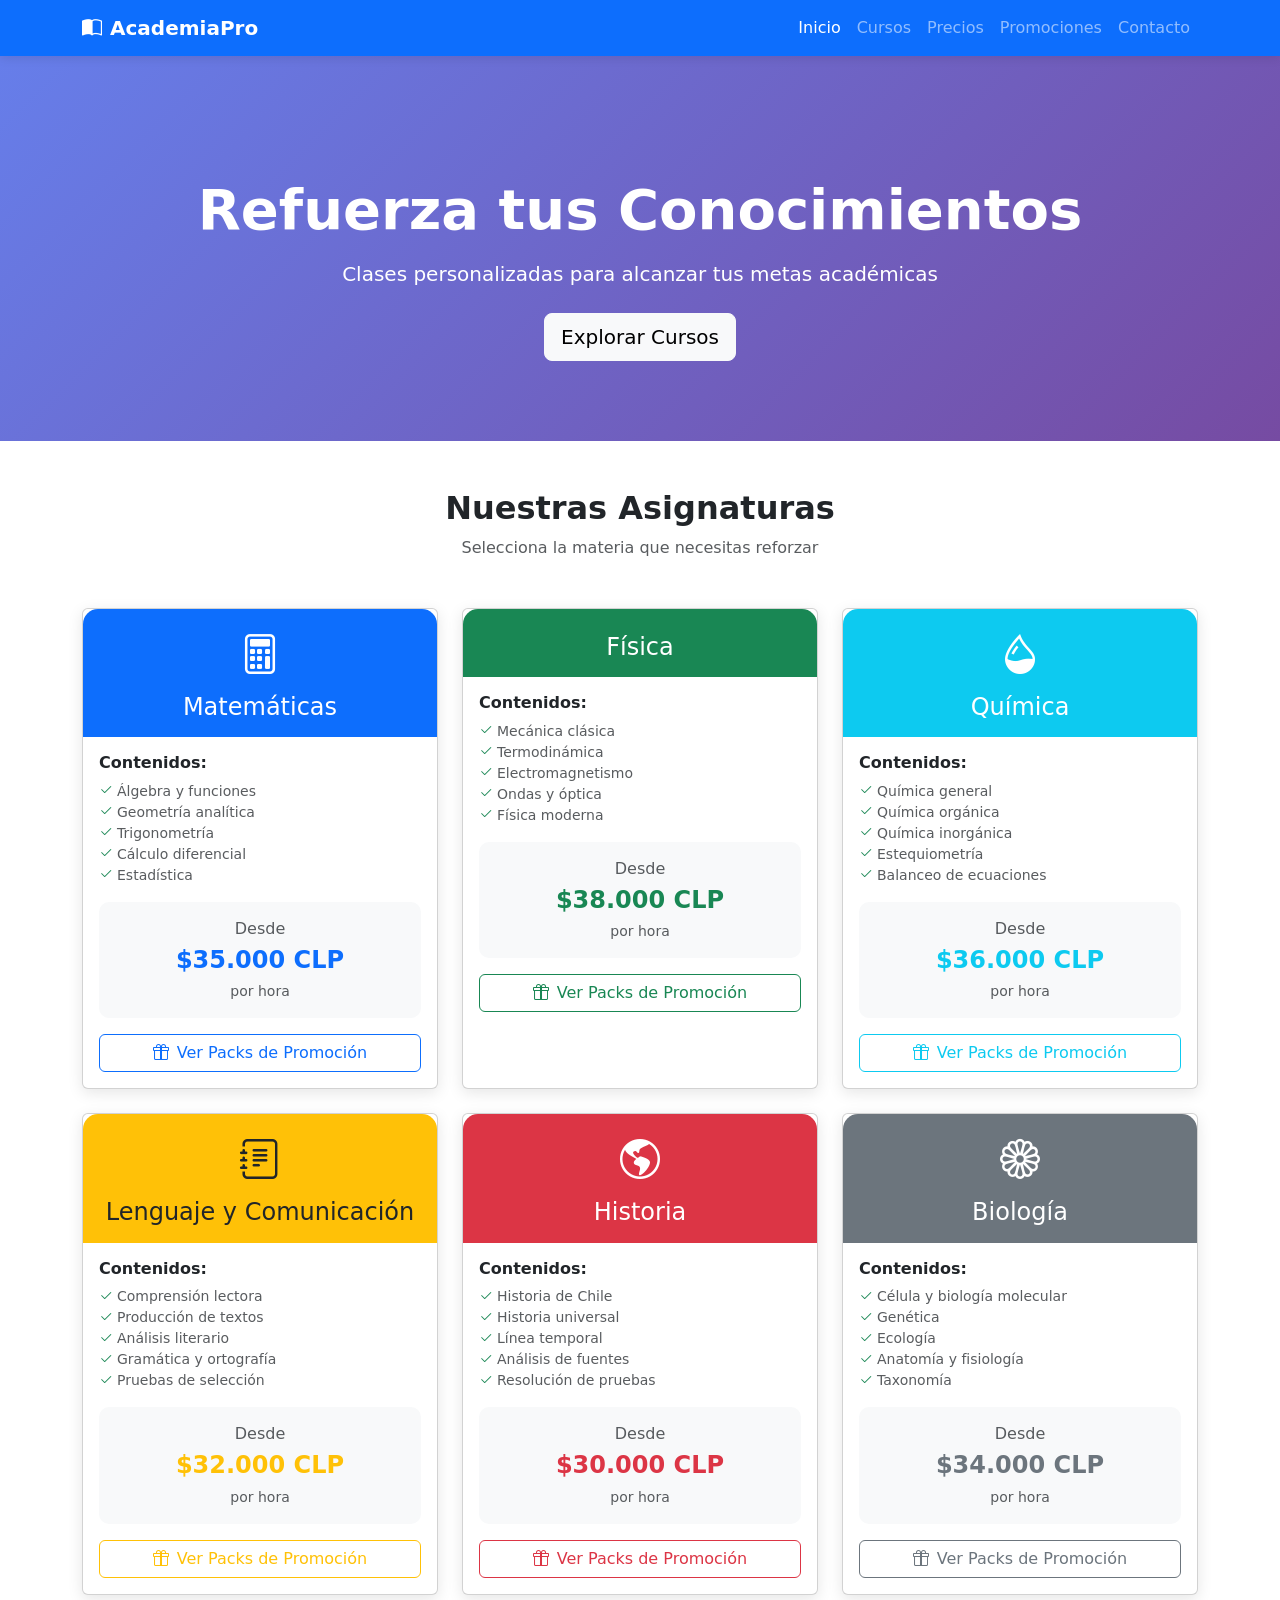
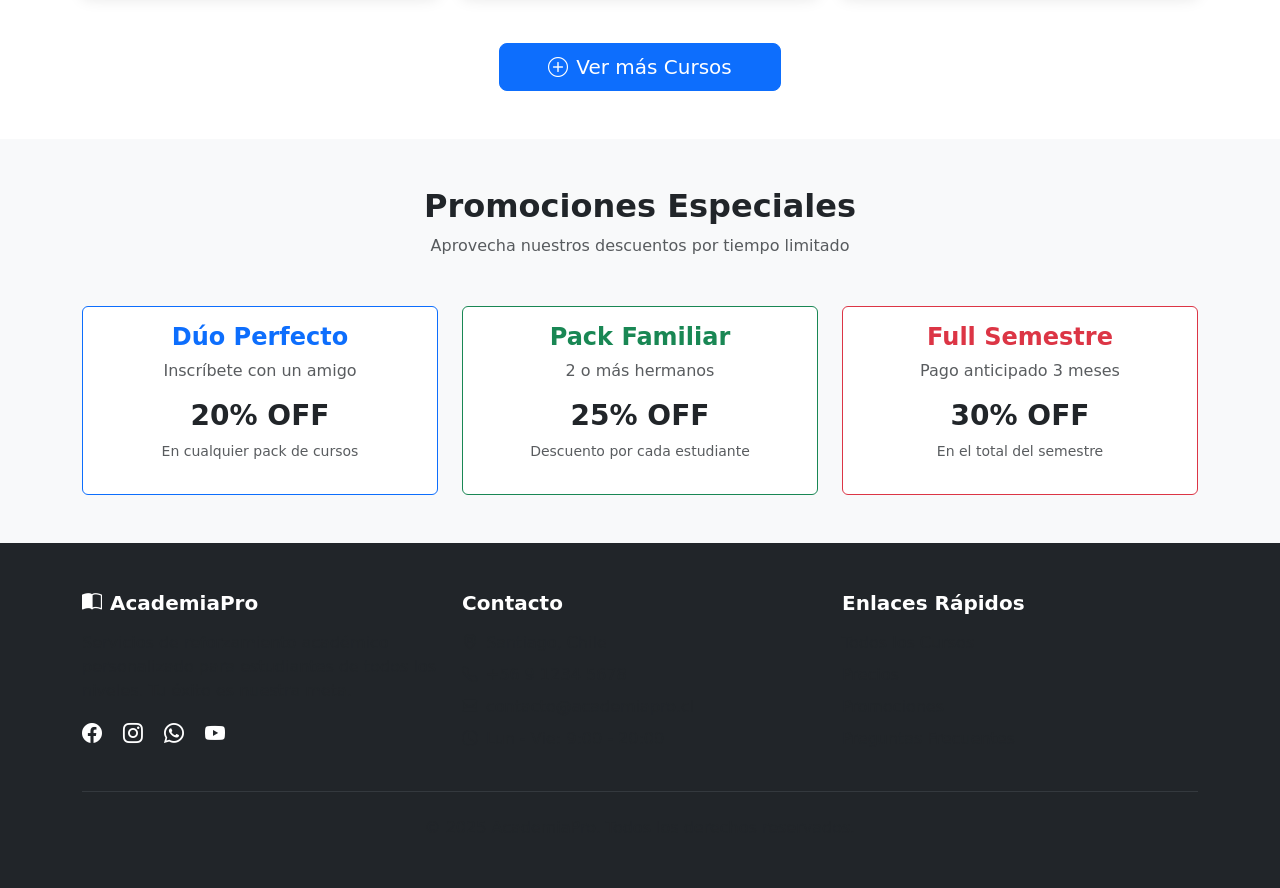
<file: index.html>
<!DOCTYPE html>
<html lang="es">
<head>
    <meta charset="UTF-8">
    <meta name="viewport" content="width=device-width, initial-scale=1.0">
    <title>Academia de Reforzamiento - Cursos y Tutorías</title>
    <link rel="stylesheet" href="assets/styles.css">
    <link href="https://cdn.jsdelivr.net/npm/bootstrap@5.3.8/dist/css/bootstrap.min.css" rel="stylesheet" crossorigin="anonymous">
    <link rel="stylesheet" href="https://cdn.jsdelivr.net/npm/bootstrap-icons@1.11.0/font/bootstrap-icons.css">
</head>
<body>
    <header>
        <nav class="navbar navbar-expand-lg navbar-dark bg-primary fixed-top">
            <div class="container">
                <a class="navbar-brand fw-bold" href="#">
                    <i class="bi bi-book-half me-2"></i>AcademiaPro
                </a>
                <button class="navbar-toggler" type="button" data-bs-toggle="collapse" data-bs-target="#navbarNav">
                    <span class="navbar-toggler-icon"></span>
                </button>
                <div class="collapse navbar-collapse" id="navbarNav">
                    <ul class="navbar-nav ms-auto">
                        <li class="nav-item"><a class="nav-link active" href="#">Inicio</a></li>
                        <li class="nav-item"><a class="nav-link" href="cursos.html">Cursos</a></li>
                        <li class="nav-item"><a class="nav-link" href="precios.html">Precios</a></li>
                        <li class="nav-item"><a class="nav-link" href="promociones.html">Promociones</a></li>
                        <li class="nav-item"><a class="nav-link" href="contacto.html">Contacto</a></li>
                    </ul>
                </div>
            </div>
        </nav>
    </header>

    <main>
        <!-- Hero Section -->
        <section class="hero-section">
            <div class="container text-center"> 
                <h1 class="display-4 fw-bold mb-3">Refuerza tus Conocimientos</h1>
                <p class="lead mb-4">Clases personalizadas para alcanzar tus metas académicas</p>
                <a href="#cursos" class="btn btn-light btn-lg">Explorar Cursos</a>
            </div>
        </section>
        
        <!-- Se procedió a utilizar Cascade AI para la generación de código HTML y CSS, en lo estético, 
        estructura y diseño, facilitando la creación de componentes interactivos y la optimización del código. -->

        <!-- Cursos Section -->
        <section id="cursos" class="py-5">
            <div class="container">
                <div class="text-center mb-5">
                    <h2 class="fw-bold">Nuestras Asignaturas</h2>
                    <p class="text-muted">Selecciona la materia que necesitas reforzar</p>
                </div>

                <div class="row g-4" id="cursos-container">
                    <!-- Matemáticas -->
                    <div class="col-md-6 col-lg-4">
                        <div class="card curso-card h-100">
                            <div class="card-header bg-primary text-white text-center py-3">
                                <i class="bi bi-calculator fs-1"></i>
                                <h4 class="mb-0 mt-2">Matemáticas</h4>
                            </div>
                            <div class="card-body">
                                <h6 class="fw-bold">Contenidos:</h6>
                                <ul class="list-unstyled text-muted small">
                                    <li><i class="bi bi-check2 text-success me-1"></i>Álgebra y funciones</li>
                                    <li><i class="bi bi-check2 text-success me-1"></i>Geometría analítica</li>
                                    <li><i class="bi bi-check2 text-success me-1"></i>Trigonometría</li>
                                    <li><i class="bi bi-check2 text-success me-1"></i>Cálculo diferencial</li>
                                    <li><i class="bi bi-check2 text-success me-1"></i>Estadística</li>
                                </ul>
                                <div class="precio-box text-center my-3">
                                    <span class="text-muted">Desde</span>
                                    <h4 class="text-primary fw-bold">$35.000 CLP</h4>
                                    <small class="text-muted">por hora</small>
                                </div>
                                <button class="btn btn-outline-primary w-100" type="button" data-bs-toggle="collapse" data-bs-target="#packs-matematicas">
                                    <i class="bi bi-gift me-2"></i>Ver Packs de Promoción
                                </button>
                                <div class="collapse mt-3" id="packs-matematicas">
                                    <div class="packs-container">
                                        <div class="pack-card">
                                            <h6 class="fw-bold text-success">Pack Básico</h6>
                                            <p class="mb-1">4 horas + material</p>
                                            <span class="precio-pack">$120.000 CLP</span>
                                        </div>
                                        <div class="pack-card">
                                            <h6 class="fw-bold text-warning">Pack Avanzado</h6>
                                            <p class="mb-1">8 horas + guías + 1 simulacro</p>
                                            <span class="precio-pack">$220.000 CLP</span>
                                        </div>
                                        <div class="pack-card">
                                            <h6 class="fw-bold text-danger">Pack Intensivo</h6>
                                            <p class="mb-1">12 horas + completo + 3 simulacros</p>
                                            <span class="precio-pack">$300.000 CLP</span>
                                        </div>
                                    </div>
                                </div>
                            </div>
                        </div>
                    </div>

                    <!-- Física -->
                    <div class="col-md-6 col-lg-4">
                        <div class="card curso-card h-100">
                            <div class="card-header bg-success text-white text-center py-3">
                                <i class="bi bi-atom fs-1"></i>
                                <h4 class="mb-0 mt-2">Física</h4>
                            </div>
                            <div class="card-body">
                                <h6 class="fw-bold">Contenidos:</h6>
                                <ul class="list-unstyled text-muted small">
                                    <li><i class="bi bi-check2 text-success me-1"></i>Mecánica clásica</li>
                                    <li><i class="bi bi-check2 text-success me-1"></i>Termodinámica</li>
                                    <li><i class="bi bi-check2 text-success me-1"></i>Electromagnetismo</li>
                                    <li><i class="bi bi-check2 text-success me-1"></i>Ondas y óptica</li>
                                    <li><i class="bi bi-check2 text-success me-1"></i>Física moderna</li>
                                </ul>
                                <div class="precio-box text-center my-3">
                                    <span class="text-muted">Desde</span>
                                    <h4 class="text-success fw-bold">$38.000 CLP</h4>
                                    <small class="text-muted">por hora</small>
                                </div>
                                <button class="btn btn-outline-success w-100" type="button" data-bs-toggle="collapse" data-bs-target="#packs-fisica">
                                    <i class="bi bi-gift me-2"></i>Ver Packs de Promoción
                                </button>
                                <div class="collapse mt-3" id="packs-fisica">
                                    <div class="packs-container">
                                        <div class="pack-card">
                                            <h6 class="fw-bold text-success">Pack Básico</h6>
                                            <p class="mb-1">4 horas + material experimental</p>
                                            <span class="precio-pack">$130.000 CLP</span>
                                        </div>
                                        <div class="pack-card">
                                            <h6 class="fw-bold text-warning">Pack Avanzado</h6>
                                            <p class="mb-1">8 horas + laboratorio virtual</p>
                                            <span class="precio-pack">$240.000 CLP</span>
                                        </div>
                                        <div class="pack-card">
                                            <h6 class="fw-bold text-danger">Pack Intensivo</h6>
                                            <p class="mb-1">12 horas + completo + práctica</p>
                                            <span class="precio-pack">$330.000 CLP</span>
                                        </div>
                                    </div>
                                </div>
                            </div>
                        </div>
                    </div>

                    <!-- Química -->
                    <div class="col-md-6 col-lg-4">
                        <div class="card curso-card h-100">
                            <div class="card-header bg-info text-white text-center py-3">
                                <i class="bi bi-droplet-half fs-1"></i>
                                <h4 class="mb-0 mt-2">Química</h4>
                            </div>
                            <div class="card-body">
                                <h6 class="fw-bold">Contenidos:</h6>
                                <ul class="list-unstyled text-muted small">
                                    <li><i class="bi bi-check2 text-success me-1"></i>Química general</li>
                                    <li><i class="bi bi-check2 text-success me-1"></i>Química orgánica</li>
                                    <li><i class="bi bi-check2 text-success me-1"></i>Química inorgánica</li>
                                    <li><i class="bi bi-check2 text-success me-1"></i>Estequiometría</li>
                                    <li><i class="bi bi-check2 text-success me-1"></i>Balanceo de ecuaciones</li>
                                </ul>
                                <div class="precio-box text-center my-3">
                                    <span class="text-muted">Desde</span>
                                    <h4 class="text-info fw-bold">$36.000 CLP</h4>
                                    <small class="text-muted">por hora</small>
                                </div>
                                <button class="btn btn-outline-info w-100" type="button" data-bs-toggle="collapse" data-bs-target="#packs-quimica">
                                    <i class="bi bi-gift me-2"></i>Ver Packs de Promoción
                                </button>
                                <div class="collapse mt-3" id="packs-quimica">
                                    <div class="packs-container">
                                        <div class="pack-card">
                                            <h6 class="fw-bold text-success">Pack Básico</h6>
                                            <p class="mb-1">4 horas + material teórico</p>
                                            <span class="precio-pack">$125.000 CLP</span>
                                        </div>
                                        <div class="pack-card">
                                            <h6 class="fw-bold text-warning">Pack Avanzado</h6>
                                            <p class="mb-1">8 horas + ejercicios prácticos</p>
                                            <span class="precio-pack">$230.000 CLP</span>
                                        </div>
                                        <div class="pack-card">
                                            <h6 class="fw-bold text-danger">Pack Intensivo</h6>
                                            <p class="mb-1">12 horas + completo + práctica</p>
                                            <span class="precio-pack">$320.000 CLP</span>
                                        </div>
                                    </div>
                                </div>
                            </div>
                        </div>
                    </div>

                    <!-- Lenguaje -->
                    <div class="col-md-6 col-lg-4">
                        <div class="card curso-card h-100">
                            <div class="card-header bg-warning text-dark text-center py-3">
                                <i class="bi bi-journal-text fs-1"></i>
                                <h4 class="mb-0 mt-2">Lenguaje y Comunicación</h4>
                            </div>
                            <div class="card-body">
                                <h6 class="fw-bold">Contenidos:</h6>
                                <ul class="list-unstyled text-muted small">
                                    <li><i class="bi bi-check2 text-success me-1"></i>Comprensión lectora</li>
                                    <li><i class="bi bi-check2 text-success me-1"></i>Producción de textos</li>
                                    <li><i class="bi bi-check2 text-success me-1"></i>Análisis literario</li>
                                    <li><i class="bi bi-check2 text-success me-1"></i>Gramática y ortografía</li>
                                    <li><i class="bi bi-check2 text-success me-1"></i>Pruebas de selección</li>
                                </ul>
                                <div class="precio-box text-center my-3">
                                    <span class="text-muted">Desde</span>
                                    <h4 class="text-warning fw-bold">$32.000 CLP</h4>
                                    <small class="text-muted">por hora</small>
                                </div>
                                <button class="btn btn-outline-warning w-100" type="button" data-bs-toggle="collapse" data-bs-target="#packs-lenguaje">
                                    <i class="bi bi-gift me-2"></i>Ver Packs de Promoción
                                </button>
                                <div class="collapse mt-3" id="packs-lenguaje">
                                    <div class="packs-container">
                                        <div class="pack-card">
                                            <h6 class="fw-bold text-success">Pack Básico</h6>
                                            <p class="mb-1">4 horas + lecturas guiadas</p>
                                            <span class="precio-pack">$110.000 CLP</span>
                                        </div>
                                        <div class="pack-card">
                                            <h6 class="fw-bold text-warning">Pack Avanzado</h6>
                                            <p class="mb-1">8 horas + redacción + simulacro</p>
                                            <span class="precio-pack">$200.000 CLP</span>
                                        </div>
                                        <div class="pack-card">
                                            <h6 class="fw-bold text-danger">Pack Intensivo</h6>
                                            <p class="mb-1">12 horas + completo + 3 simulacros</p>
                                            <span class="precio-pack">$280.000 CLP</span>
                                        </div>
                                    </div>
                                </div>
                            </div>
                        </div>
                    </div>

                    <!-- Historia -->
                    <div class="col-md-6 col-lg-4">
                        <div class="card curso-card h-100">
                            <div class="card-header bg-danger text-white text-center py-3">
                                <i class="bi bi-globe-americas fs-1"></i>
                                <h4 class="mb-0 mt-2">Historia</h4>
                            </div>
                            <div class="card-body">
                                <h6 class="fw-bold">Contenidos:</h6>
                                <ul class="list-unstyled text-muted small">
                                    <li><i class="bi bi-check2 text-success me-1"></i>Historia de Chile</li>
                                    <li><i class="bi bi-check2 text-success me-1"></i>Historia universal</li>
                                    <li><i class="bi bi-check2 text-success me-1"></i>Línea temporal</li>
                                    <li><i class="bi bi-check2 text-success me-1"></i>Análisis de fuentes</li>
                                    <li><i class="bi bi-check2 text-success me-1"></i>Resolución de pruebas</li>
                                </ul>
                                <div class="precio-box text-center my-3">
                                    <span class="text-muted">Desde</span>
                                    <h4 class="text-danger fw-bold">$30.000 CLP</h4>
                                    <small class="text-muted">por hora</small>
                                </div>
                                <button class="btn btn-outline-danger w-100" type="button" data-bs-toggle="collapse" data-bs-target="#packs-historia">
                                    <i class="bi bi-gift me-2"></i>Ver Packs de Promoción
                                </button>
                                <div class="collapse mt-3" id="packs-historia">
                                    <div class="packs-container">
                                        <div class="pack-card">
                                            <h6 class="fw-bold text-success">Pack Básico</h6>
                                            <p class="mb-1">4 horas + material histórico</p>
                                            <span class="precio-pack">$100.000 CLP</span>
                                        </div>
                                        <div class="pack-card">
                                            <h6 class="fw-bold text-warning">Pack Avanzado</h6>
                                            <p class="mb-1">8 horas + líneas de tiempo + simulacro</p>
                                            <span class="precio-pack">$180.000 CLP</span>
                                        </div>
                                        <div class="pack-card">
                                            <h6 class="fw-bold text-danger">Pack Intensivo</h6>
                                            <p class="mb-1">12 horas + completo + 3 simulacros</p>
                                            <span class="precio-pack">$250.000 CLP</span>
                                        </div>
                                    </div>
                                </div>
                            </div>
                        </div>
                    </div>

                    <!-- Biología -->
                    <div class="col-md-6 col-lg-4">
                        <div class="card curso-card h-100">
                            <div class="card-header bg-secondary text-white text-center py-3">
                                <i class="bi bi-flower1 fs-1"></i>
                                <h4 class="mb-0 mt-2">Biología</h4>
                            </div>
                            <div class="card-body">
                                <h6 class="fw-bold">Contenidos:</h6>
                                <ul class="list-unstyled text-muted small">
                                    <li><i class="bi bi-check2 text-success me-1"></i>Célula y biología molecular</li>
                                    <li><i class="bi bi-check2 text-success me-1"></i>Genética</li>
                                    <li><i class="bi bi-check2 text-success me-1"></i>Ecología</li>
                                    <li><i class="bi bi-check2 text-success me-1"></i>Anatomía y fisiología</li>
                                    <li><i class="bi bi-check2 text-success me-1"></i>Taxonomía</li>
                                </ul>
                                <div class="precio-box text-center my-3">
                                    <span class="text-muted">Desde</span>
                                    <h4 class="text-secondary fw-bold">$34.000 CLP</h4>
                                    <small class="text-muted">por hora</small>
                                </div>
                                <button class="btn btn-outline-secondary w-100" type="button" data-bs-toggle="collapse" data-bs-target="#packs-biologia">
                                    <i class="bi bi-gift me-2"></i>Ver Packs de Promoción
                                </button>
                                <div class="collapse mt-3" id="packs-biologia">
                                    <div class="packs-container">
                                        <div class="pack-card">
                                            <h6 class="fw-bold text-success">Pack Básico</h6>
                                            <p class="mb-1">4 horas + material didáctico</p>
                                            <span class="precio-pack">$115.000 CLP</span>
                                        </div>
                                        <div class="pack-card">
                                            <h6 class="fw-bold text-warning">Pack Avanzado</h6>
                                            <p class="mb-1">8 horas + videos + ejercicios</p>
                                            <span class="precio-pack">$210.000 CLP</span>
                                        </div>
                                        <div class="pack-card">
                                            <h6 class="fw-bold text-danger">Pack Intensivo</h6>
                                            <p class="mb-1">12 horas + completo + simulacros</p>
                                            <span class="precio-pack">$290.000 CLP</span>
                                        </div>
                                    </div>
                                </div>
                            </div>
                        </div>
                    </div>
                </div>

                <!-- Botón Ver más Cursos -->
                <div class="text-center mt-5">
                    <button class="btn btn-primary btn-lg px-5" id="ver-mas-cursos">
                        <i class="bi bi-plus-circle me-2"></i>Ver más Cursos
                    </button>
                </div>

                <!-- Cursos adicionales (ocultos inicialmente) -->
                <div class="row g-4 mt-2 d-none" id="cursos-adicionales">
                    <!-- Inglés -->
                    <div class="col-md-6 col-lg-4">
                        <div class="card curso-card h-100">
                            <div class="card-header bg-dark text-white text-center py-3">
                                <i class="bi bi-translate fs-1"></i>
                                <h4 class="mb-0 mt-2">Inglés</h4>
                            </div>
                            <div class="card-body">
                                <h6 class="fw-bold">Contenidos:</h6>
                                <ul class="list-unstyled text-muted small">
                                    <li><i class="bi bi-check2 text-success me-1"></i>Gramática inglesa</li>
                                    <li><i class="bi bi-check2 text-success me-1"></i>Comprensión lectora</li>
                                    <li><i class="bi bi-check2 text-success me-1"></i>Listening</li>
                                    <li><i class="bi bi-check2 text-success me-1"></i>Writing</li>
                                    <li><i class="bi bi-check2 text-success me-1"></i>Speaking</li>
                                </ul>
                                <div class="precio-box text-center my-3">
                                    <span class="text-muted">Desde</span>
                                    <h4 class="text-dark fw-bold">$33.000 CLP</h4>
                                    <small class="text-muted">por hora</small>
                                </div>
                                <button class="btn btn-outline-dark w-100" type="button" data-bs-toggle="collapse" data-bs-target="#packs-ingles">
                                    <i class="bi bi-gift me-2"></i>Ver Packs de Promoción
                                </button>
                                <div class="collapse mt-3" id="packs-ingles">
                                    <div class="packs-container">
                                        <div class="pack-card">
                                            <h6 class="fw-bold text-success">Pack Básico</h6>
                                            <p class="mb-1">4 horas + material</p>
                                            <span class="precio-pack">$110.000 CLP</span>
                                        </div>
                                        <div class="pack-card">
                                            <h6 class="fw-bold text-warning">Pack Avanzado</h6>
                                            <p class="mb-1">8 horas + recursos online</p>
                                            <span class="precio-pack">$200.000 CLP</span>
                                        </div>
                                        <div class="pack-card">
                                            <h6 class="fw-bold text-danger">Pack Intensivo</h6>
                                            <p class="mb-1">12 horas + completo</p>
                                            <span class="precio-pack">$280.000 CLP</span>
                                        </div>
                                    </div>
                                </div>
                            </div>
                        </div>
                    </div>

                    <!-- Filosofía -->
                    <div class="col-md-6 col-lg-4">
                        <div class="card curso-card h-100">
                            <div class="card-header text-white text-center py-3" style="background-color: #6f42c1;">
                                <i class="bi bi-lightbulb fs-1"></i>
                                <h4 class="mb-0 mt-2">Filosofía</h4>
                            </div>
                            <div class="card-body">
                                <h6 class="fw-bold">Contenidos:</h6>
                                <ul class="list-unstyled text-muted small">
                                    <li><i class="bi bi-check2 text-success me-1"></i>Historia de la filosofía</li>
                                    <li><i class="bi bi-check2 text-success me-1"></i>Lógica</li>
                                    <li><i class="bi bi-check2 text-success me-1"></i>Ética</li>
                                    <li><i class="bi bi-check2 text-success me-1"></i>Filósofos clásicos</li>
                                    <li><i class="bi bi-check2 text-success me-1"></i>Ensayos filosóficos</li>
                                </ul>
                                <div class="precio-box text-center my-3">
                                    <span class="text-muted">Desde</span>
                                    <h4 class="fw-bold" style="color: #6f42c1;">$31.000 CLP</h4>
                                    <small class="text-muted">por hora</small>
                                </div>
                                <button class="btn w-100" style="border-color: #6f42c1; color: #6f42c1;" type="button" data-bs-toggle="collapse" data-bs-target="#packs-filosofia">
                                    <i class="bi bi-gift me-2"></i>Ver Packs de Promoción
                                </button>
                                <div class="collapse mt-3" id="packs-filosofia">
                                    <div class="packs-container">
                                        <div class="pack-card">
                                            <h6 class="fw-bold text-success">Pack Básico</h6>
                                            <p class="mb-1">4 horas + lecturas</p>
                                            <span class="precio-pack">$105.000 CLP</span>
                                        </div>
                                        <div class="pack-card">
                                            <h6 class="fw-bold text-warning">Pack Avanzado</h6>
                                            <p class="mb-1">8 horas + análisis + ensayo</p>
                                            <span class="precio-pack">$190.000 CLP</span>
                                        </div>
                                        <div class="pack-card">
                                            <h6 class="fw-bold text-danger">Pack Intensivo</h6>
                                            <p class="mb-1">12 horas + completo</p>
                                            <span class="precio-pack">$260.000 CLP</span>
                                        </div>
                                    </div>
                                </div>
                            </div>
                        </div>
                    </div>

                    <!-- Programación -->
                    <div class="col-md-6 col-lg-4">
                        <div class="card curso-card h-100">
                            <div class="card-header text-white text-center py-3" style="background-color: #fd7e14;">
                                <i class="bi bi-code-slash fs-1"></i>
                                <h4 class="mb-0 mt-2">Programación</h4>
                            </div>
                            <div class="card-body">
                                <h6 class="fw-bold">Contenidos:</h6>
                                <ul class="list-unstyled text-muted small">
                                    <li><i class="bi bi-check2 text-success me-1"></i>Python básico y avanzado</li>
                                    <li><i class="bi bi-check2 text-success me-1"></i>JavaScript</li>
                                    <li><i class="bi bi-check2 text-success me-1"></i>HTML/CSS</li>
                                    <li><i class="bi bi-check2 text-success me-1"></i>Bases de datos</li>
                                    <li><i class="bi bi-check2 text-success me-1"></i>Proyectos prácticos</li>
                                </ul>
                                <div class="precio-box text-center my-3">
                                    <span class="text-muted">Desde</span>
                                    <h4 class="fw-bold" style="color: #fd7e14;">$40.000 CLP</h4>
                                    <small class="text-muted">por hora</small>
                                </div>
                                <button class="btn w-100" style="border-color: #fd7e14; color: #fd7e14;" type="button" data-bs-toggle="collapse" data-bs-target="#packs-programacion">
                                    <i class="bi bi-gift me-2"></i>Ver Packs de Promoción
                                </button>
                                <div class="collapse mt-3" id="packs-programacion">
                                    <div class="packs-container">
                                        <div class="pack-card">
                                            <h6 class="fw-bold text-success">Pack Básico</h6>
                                            <p class="mb-1">4 horas + ejercicios</p>
                                            <span class="precio-pack">$135.000 CLP</span>
                                        </div>
                                        <div class="pack-card">
                                            <h6 class="fw-bold text-warning">Pack Avanzado</h6>
                                            <p class="mb-1">8 horas + proyecto personal</p>
                                            <span class="precio-pack">$250.000 CLP</span>
                                        </div>
                                        <div class="pack-card">
                                            <h6 class="fw-bold text-danger">Pack Intensivo</h6>
                                            <p class="mb-1">12 horas + 2 proyectos + certificado</p>
                                            <span class="precio-pack">$350.000 CLP</span>
                                        </div>
                                    </div>
                                </div>
                            </div>
                        </div>
                    </div>
                </div>
            </div>
        </section>

        <!-- Sección de Promociones Especiales -->
        <section id="promociones" class="py-5 bg-light">
            <div class="container">
                <div class="text-center mb-5">
                    <h2 class="fw-bold">Promociones Especiales</h2>
                    <p class="text-muted">Aprovecha nuestros descuentos por tiempo limitado</p>
                </div>
                <div class="row g-4 justify-content-center">
                    <div class="col-md-4">
                        <div class="card promo-card text-center h-100 border-primary">
                            <div class="card-body">
                                <h4 class="text-primary fw-bold">Dúo Perfecto</h4>
                                <p class="text-muted">Inscríbete con un amigo</p>
                                <h3 class="fw-bold">20% OFF</h3>
                                <p class="small text-muted">En cualquier pack de cursos</p>
                            </div>
                        </div>
                    </div>
                    <div class="col-md-4">
                        <div class="card promo-card text-center h-100 border-success">
                            <div class="card-body">
                                <h4 class="text-success fw-bold">Pack Familiar</h4>
                                <p class="text-muted">2 o más hermanos</p>
                                <h3 class="fw-bold">25% OFF</h3>
                                <p class="small text-muted">Descuento por cada estudiante</p>
                            </div>
                        </div>
                    </div>
                    <div class="col-md-4">
                        <div class="card promo-card text-center h-100 border-danger">
                            <div class="card-body">
                                <h4 class="text-danger fw-bold">Full Semestre</h4>
                                <p class="text-muted">Pago anticipado 3 meses</p>
                                <h3 class="fw-bold">30% OFF</h3>
                                <p class="small text-muted">En el total del semestre</p>
                            </div>
                        </div>
                    </div>
                </div>
            </div>
        </section>
    </main>

    <!-- Footer -->
    <footer id="contacto" class="bg-dark text-white py-5">
        <div class="container">
            <div class="row g-4">
                <div class="col-md-4">
                    <h5 class="fw-bold mb-3">
                        <i class="bi bi-book-half me-2"></i>AcademiaPro
                    </h5>
                    <p class="text-muted">Servicios de reforzamiento académico personalizado para estudiantes de todos los niveles. Tu éxito es nuestra meta.</p>
                    <div class="social-links">
                        <a href="#" class="text-white me-3"><i class="bi bi-facebook fs-5"></i></a>
                        <a href="#" class="text-white me-3"><i class="bi bi-instagram fs-5"></i></a>
                        <a href="#" class="text-white me-3"><i class="bi bi-whatsapp fs-5"></i></a>
                        <a href="#" class="text-white"><i class="bi bi-youtube fs-5"></i></a>
                    </div>
                </div>
                <div class="col-md-4">
                    <h5 class="fw-bold mb-3">Contacto</h5>
                    <ul class="list-unstyled text-muted">
                        <li class="mb-2"><i class="bi bi-geo-alt me-2"></i>Santiago, Chile</li>
                        <li class="mb-2"><i class="bi bi-telephone me-2"></i>+56 9 1234 5678</li>
                        <li class="mb-2"><i class="bi bi-envelope me-2"></i>contacto@academiapro.cl</li>
                        <li><i class="bi bi-clock me-2"></i>Lun - Vie: 9:00 - 20:00</li>
                    </ul>
                </div>
                <div class="col-md-4">
                    <h5 class="fw-bold mb-3">Enlaces Rápidos</h5>
                    <ul class="list-unstyled">
                        <li class="mb-2"><a href="#cursos" class="text-decoration-none text-muted">Todos los Cursos</a></li>
                        <li class="mb-2"><a href="#precios" class="text-decoration-none text-muted">Precios</a></li>
                        <li class="mb-2"><a href="#promociones" class="text-decoration-none text-muted">Promociones</a></li>
                        <li><a href="#" class="text-decoration-none text-muted">Preguntas Frecuentes</a></li>
                    </ul>
                </div>
            </div>
            <hr class="my-4 border-secondary">
            <div class="text-center text-muted">
                <p class="mb-0">&copy; 2025 AcademiaPro. Todos los derechos reservados.</p>
            </div>
        </div>
    </footer>

    <script src="https://cdn.jsdelivr.net/npm/bootstrap@5.3.8/dist/js/bootstrap.bundle.min.js" crossorigin="anonymous"></script>
    <script>
        document.getElementById('ver-mas-cursos').addEventListener('click', function() {
            const cursosAdicionales = document.getElementById('cursos-adicionales');
            cursosAdicionales.classList.toggle('d-none');
            this.innerHTML = cursosAdicionales.classList.contains('d-none') 
                ? '<i class="bi bi-plus-circle me-2"></i>Ver más Cursos'
                : '<i class="bi bi-dash-circle me-2"></i>Ver menos Cursos';
        });
    </script>
</body>
</html>
</file>
<file: assets/styles.css>
/* Hero Section */
.hero-section {
    background: linear-gradient(135deg, #667eea 0%, #764ba2 100%);
    color: white;
    padding: 120px 0 80px;
    margin-top: 56px;
}

/* Curso Cards */
.curso-card {
    border: none;
    border-radius: 15px;
    box-shadow: 0 4px 15px rgba(0,0,0,0.1);
    transition: transform 0.3s ease, box-shadow 0.3s ease;
    overflow: hidden;
}

.curso-card:hover {
    transform: translateY(-5px);
    box-shadow: 0 8px 25px rgba(0,0,0,0.15);
}

.curso-card .card-header {
    border-radius: 15px 15px 0 0 !important;
    border: none;
}

/* Precio Box */
.precio-box {
    background: #f8f9fa;
    border-radius: 10px;
    padding: 15px;
}

.precio-box h4 {
    margin: 5px 0;
}

/* Packs Container */
.packs-container {
    display: flex;
    flex-direction: column;
    gap: 10px;
}

.pack-card {
    background: #f8f9fa;
    border-radius: 10px;
    padding: 15px;
    border-left: 4px solid #28a745;
    transition: background-color 0.2s ease;
}

.pack-card:hover {
    background: #e9ecef;
}

.pack-card:nth-child(2) {
    border-left-color: #ffc107;
}

.pack-card:nth-child(3) {
    border-left-color: #dc3545;
}

.precio-pack {
    font-weight: bold;
    color: #495057;
    font-size: 1.1rem;
}

/* Promo Cards */
.promo-card {
    border-radius: 15px;
    border-width: 2px;
    transition: transform 0.3s ease;
}

.promo-card:hover {
    transform: scale(1.05);
}

/* Botones */
.btn {
    border-radius: 8px;
    font-weight: 500;
}

/* Footer */
footer {
    margin-top: 0;
}

.social-links a {
    transition: color 0.3s ease;
}

.social-links a:hover {
    color: #667eea !important;
}

footer a:hover {
    color: white !important;
}

/* Smooth scroll */
html {
    scroll-behavior: smooth;
}

/* Navbar */
.navbar {
    box-shadow: 0 2px 10px rgba(0,0,0,0.1);
}

/* Responsive */
@media (max-width: 768px) {
    .hero-section {
        padding: 100px 0 60px;
    }
    
    .hero-section h1 {
        font-size: 2rem;
    }
}

/* ==================== ANIMACIONES ==================== */

/* Fade In Animation */
@keyframes fadeIn {
    from {
        opacity: 0;
        transform: translateY(20px);
    }
    to {
        opacity: 1;
        transform: translateY(0);
    }
}

.animate-fade-in {
    animation: fadeIn 0.8s ease-out forwards;
}

/* Slide In Left */
@keyframes slideInLeft {
    from {
        opacity: 0;
        transform: translateX(-50px);
    }
    to {
        opacity: 1;
        transform: translateX(0);
    }
}

.animate-slide-left {
    animation: slideInLeft 0.6s ease-out forwards;
}

/* Slide In Right */
@keyframes slideInRight {
    from {
        opacity: 0;
        transform: translateX(50px);
    }
    to {
        opacity: 1;
        transform: translateX(0);
    }
}

.animate-slide-right {
    animation: slideInRight 0.6s ease-out forwards;
}

/* Scale In Animation */
@keyframes scaleIn {
    from {
        opacity: 0;
        transform: scale(0.8);
    }
    to {
        opacity: 1;
        transform: scale(1);
    }
}

.animate-scale-in {
    animation: scaleIn 0.5s ease-out forwards;
}

/* Pulse Animation */
@keyframes pulse {
    0%, 100% {
        transform: scale(1);
    }
    50% {
        transform: scale(1.05);
    }
}

.animate-pulse {
    animation: pulse 2s ease-in-out infinite;
}

/* Float Animation */
@keyframes float {
    0%, 100% {
        transform: translateY(0);
    }
    50% {
        transform: translateY(-10px);
    }
}

.animate-float {
    animation: float 3s ease-in-out infinite;
}

/* ==================== PÁGINA CURSOS ==================== */

/* Curso Detalle Layout */
.curso-detalle {
    opacity: 0;
    animation: fadeIn 0.8s ease-out forwards;
}

.curso-detalle:nth-child(1) { animation-delay: 0.1s; }
.curso-detalle:nth-child(2) { animation-delay: 0.2s; }
.curso-detalle:nth-child(3) { animation-delay: 0.3s; }
.curso-detalle:nth-child(4) { animation-delay: 0.4s; }
.curso-detalle:nth-child(5) { animation-delay: 0.5s; }
.curso-detalle:nth-child(6) { animation-delay: 0.6s; }

/* Curso Imagen Container */
.curso-imagen-container {
    position: relative;
    overflow: hidden;
    border-radius: 20px;
    box-shadow: 0 10px 40px rgba(0,0,0,0.15);
    transition: transform 0.4s ease, box-shadow 0.4s ease;
}

.curso-imagen-container:hover {
    transform: translateY(-8px);
    box-shadow: 0 15px 50px rgba(0,0,0,0.2);
}

.curso-imagen-container img {
    transition: transform 0.5s ease;
}

.curso-imagen-container:hover img {
    transform: scale(1.05);
}

/* Curso Overlay */
.curso-overlay {
    position: absolute;
    top: 0;
    left: 0;
    right: 0;
    bottom: 0;
    background: linear-gradient(135deg, rgba(102,126,234,0.8) 0%, rgba(118,75,162,0.8) 100%);
    display: flex;
    align-items: center;
    justify-content: center;
    opacity: 0;
    transition: opacity 0.4s ease;
    color: white;
}

.curso-imagen-container:hover .curso-overlay {
    opacity: 1;
}

/* Curso Info Card */
.curso-info {
    background: white;
    border-radius: 15px;
    box-shadow: 0 5px 20px rgba(0,0,0,0.08);
    transition: transform 0.3s ease, box-shadow 0.3s ease;
}

.curso-info:hover {
    transform: translateY(-3px);
    box-shadow: 0 8px 30px rgba(0,0,0,0.12);
}

/* ==================== PÁGINA PRECIOS ==================== */

/* Precio Card */
.precio-card {
    border-radius: 20px;
    transition: transform 0.4s ease, box-shadow 0.4s ease;
    overflow: hidden;
}

.precio-card:hover {
    transform: translateY(-10px);
    box-shadow: 0 15px 40px rgba(0,0,0,0.15) !important;
}

.precio-card .card-header {
    border-radius: 20px 20px 0 0 !important;
    transition: background-color 0.3s ease;
}

/* Table Animations */
.table tbody tr {
    transition: background-color 0.2s ease, transform 0.2s ease;
}

.table tbody tr:hover {
    background-color: #f8f9fa;
    transform: scale(1.01);
}

/* ==================== PÁGINA PROMOCIONES ==================== */

/* Promocion Card */
.promocion-card {
    border-radius: 20px;
    transition: transform 0.4s ease, box-shadow 0.4s ease;
}

.promocion-card:hover {
    transform: translateY(-12px);
    box-shadow: 0 20px 50px rgba(0,0,0,0.15) !important;
}

.promocion-card img {
    height: 200px;
    object-fit: cover;
    transition: transform 0.5s ease;
}

.promocion-card:hover img {
    transform: scale(1.1);
}

/* Badge Promo Animation */
.badge-promo .badge {
    animation: pulse 2s ease-in-out infinite;
    box-shadow: 0 4px 15px rgba(0,0,0,0.2);
}

/* ==================== PÁGINA CONTACTO ==================== */

/* Form Card */
.card .form-control,
.card .form-select {
    border-radius: 10px;
    border: 2px solid #e9ecef;
    transition: border-color 0.3s ease, box-shadow 0.3s ease;
}

.card .form-control:focus,
.card .form-select:focus {
    border-color: #667eea;
    box-shadow: 0 0 0 0.2rem rgba(102,126,234,0.25);
}

/* Social Buttons Animation */
.btn.rounded-circle {
    transition: transform 0.3s ease, box-shadow 0.3s ease;
}

.btn.rounded-circle:hover {
    transform: translateY(-5px) scale(1.1);
    box-shadow: 0 8px 20px rgba(0,0,0,0.2);
}

/* Info Card Gradient Animation */
.card[style*="linear-gradient"] {
    position: relative;
    overflow: hidden;
}

.card[style*="linear-gradient"]::before {
    content: '';
    position: absolute;
    top: -50%;
    left: -50%;
    width: 200%;
    height: 200%;
    background: linear-gradient(
        45deg,
        transparent 30%,
        rgba(255,255,255,0.1) 50%,
        transparent 70%
    );
    transform: rotate(45deg);
    transition: transform 0.6s ease;
}

.card[style*="linear-gradient"]:hover::before {
    transform: rotate(45deg) translate(50%, 50%);
}

/* ==================== PAGE HERO ==================== */
.page-hero {
    position: relative;
    overflow: hidden;
}

.page-hero img {
    animation: float 4s ease-in-out infinite;
}

/* ==================== SCROLL ANIMATIONS ==================== */
.scroll-animate {
    opacity: 0;
    transform: translateY(30px);
    transition: opacity 0.6s ease, transform 0.6s ease;
}

.scroll-animate.visible {
    opacity: 1;
    transform: translateY(0);
}

/* ==================== HOVER EFFECTS ==================== */
.hover-lift {
    transition: transform 0.3s ease, box-shadow 0.3s ease;
}

.hover-lift:hover {
    transform: translateY(-5px);
    box-shadow: 0 10px 30px rgba(0,0,0,0.12);
}

/* ==================== LOADING ANIMATION ==================== */
@keyframes shimmer {
    0% {
        background-position: -1000px 0;
    }
    100% {
        background-position: 1000px 0;
    }
}

.loading {
    animation: shimmer 2s infinite linear;
    background: linear-gradient(90deg, #f0f0f0 25%, #e0e0e0 50%, #f0f0f0 75%);
    background-size: 1000px 100%;
}

/* ==================== BUTTON ANIMATIONS ==================== */
.btn {
    position: relative;
    overflow: hidden;
    transition: all 0.3s ease;
}

.btn::after {
    content: '';
    position: absolute;
    top: 50%;
    left: 50%;
    width: 0;
    height: 0;
    background: rgba(255,255,255,0.2);
    border-radius: 50%;
    transform: translate(-50%, -50%);
    transition: width 0.4s ease, height 0.4s ease;
}

.btn:hover::after {
    width: 300px;
    height: 300px;
}

/* Ripple Effect */
@keyframes ripple {
    to {
        transform: scale(4);
        opacity: 0;
    }
}

.ripple {
    position: relative;
    overflow: hidden;
}

.ripple::before {
    content: '';
    position: absolute;
    top: 50%;
    left: 50%;
    width: 20px;
    height: 20px;
    background: rgba(255,255,255,0.5);
    border-radius: 50%;
    transform: translate(-50%, -50%) scale(0);
    animation: ripple 0.6s ease-out;
}

/* ==================== STAGGER ANIMATIONS ==================== */
.stagger-1 { animation-delay: 0.1s; }
.stagger-2 { animation-delay: 0.2s; }
.stagger-3 { animation-delay: 0.3s; }
.stagger-4 { animation-delay: 0.4s; }
.stagger-5 { animation-delay: 0.5s; }
.stagger-6 { animation-delay: 0.6s; }

/* ==================== GRADIENT TEXT ==================== */
.gradient-text {
    background: linear-gradient(135deg, #667eea 0%, #764ba2 100%);
    -webkit-background-clip: text;
    -webkit-text-fill-color: transparent;
    background-clip: text;
}

/* ==================== GLASS EFFECT ==================== */
.glass {
    background: rgba(255,255,255,0.1);
    backdrop-filter: blur(10px);
    border: 1px solid rgba(255,255,255,0.2);
}

/* ==================== ROTATE ON HOVER ==================== */
.rotate-hover {
    transition: transform 0.4s ease;
}

.rotate-hover:hover {
    transform: rotate(5deg);
}

/* ==================== BOUNCE ANIMATION ==================== */
@keyframes bounce {
    0%, 100% {
        transform: translateY(0);
    }
    25% {
        transform: translateY(-10px);
    }
    50% {
        transform: translateY(0);
    }
    75% {
        transform: translateY(-5px);
    }
}

.animate-bounce {
    animation: bounce 1s ease infinite;
}

/* ==================== SHAKE ANIMATION ==================== */
@keyframes shake {
    0%, 100% { transform: translateX(0); }
    10%, 30%, 50%, 70%, 90% { transform: translateX(-5px); }
    20%, 40%, 60%, 80% { transform: translateX(5px); }
}

.animate-shake:hover {
    animation: shake 0.5s ease-in-out;
}

/* ==================== GLOW EFFECT ==================== */
@keyframes glow {
    0%, 100% {
        box-shadow: 0 0 5px rgba(102,126,234,0.5);
    }
    50% {
        box-shadow: 0 0 20px rgba(102,126,234,0.8), 0 0 40px rgba(102,126,234,0.4);
    }
}

.animate-glow {
    animation: glow 2s ease-in-out infinite;
}
</file>
